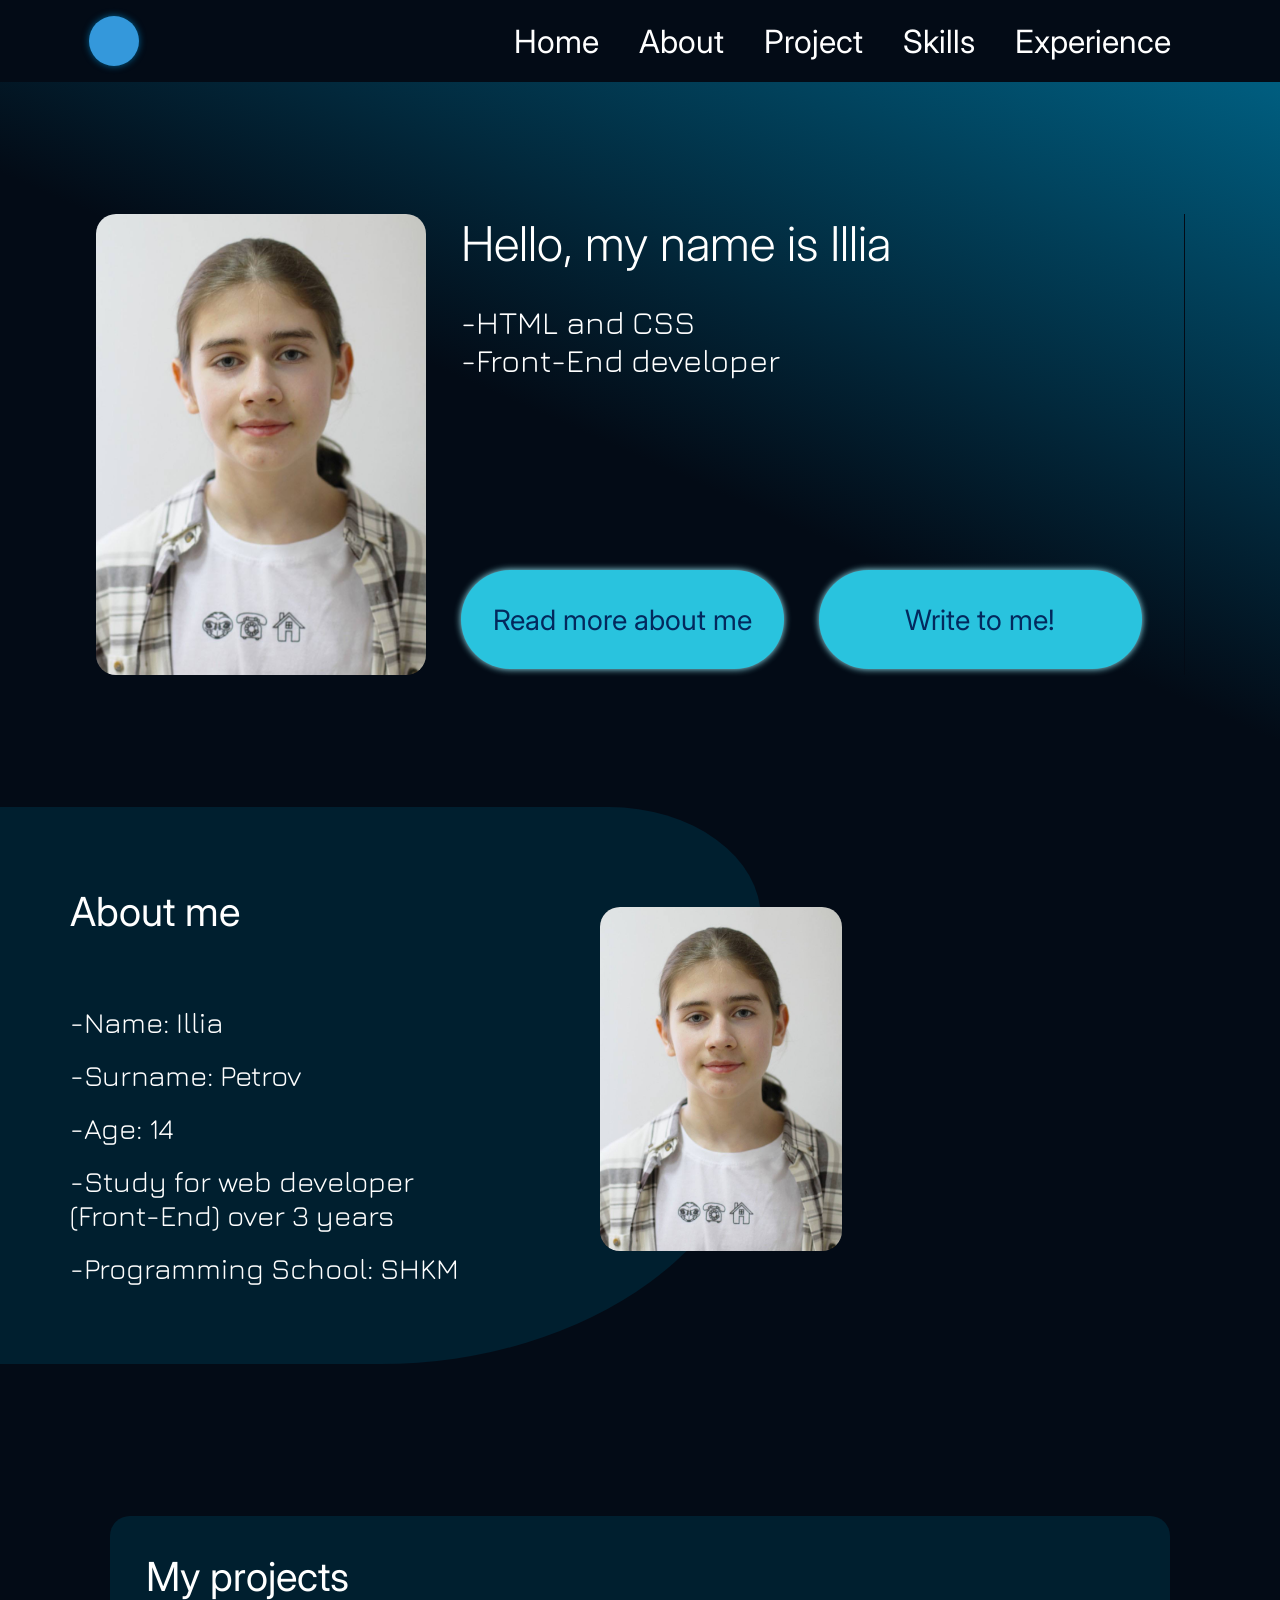
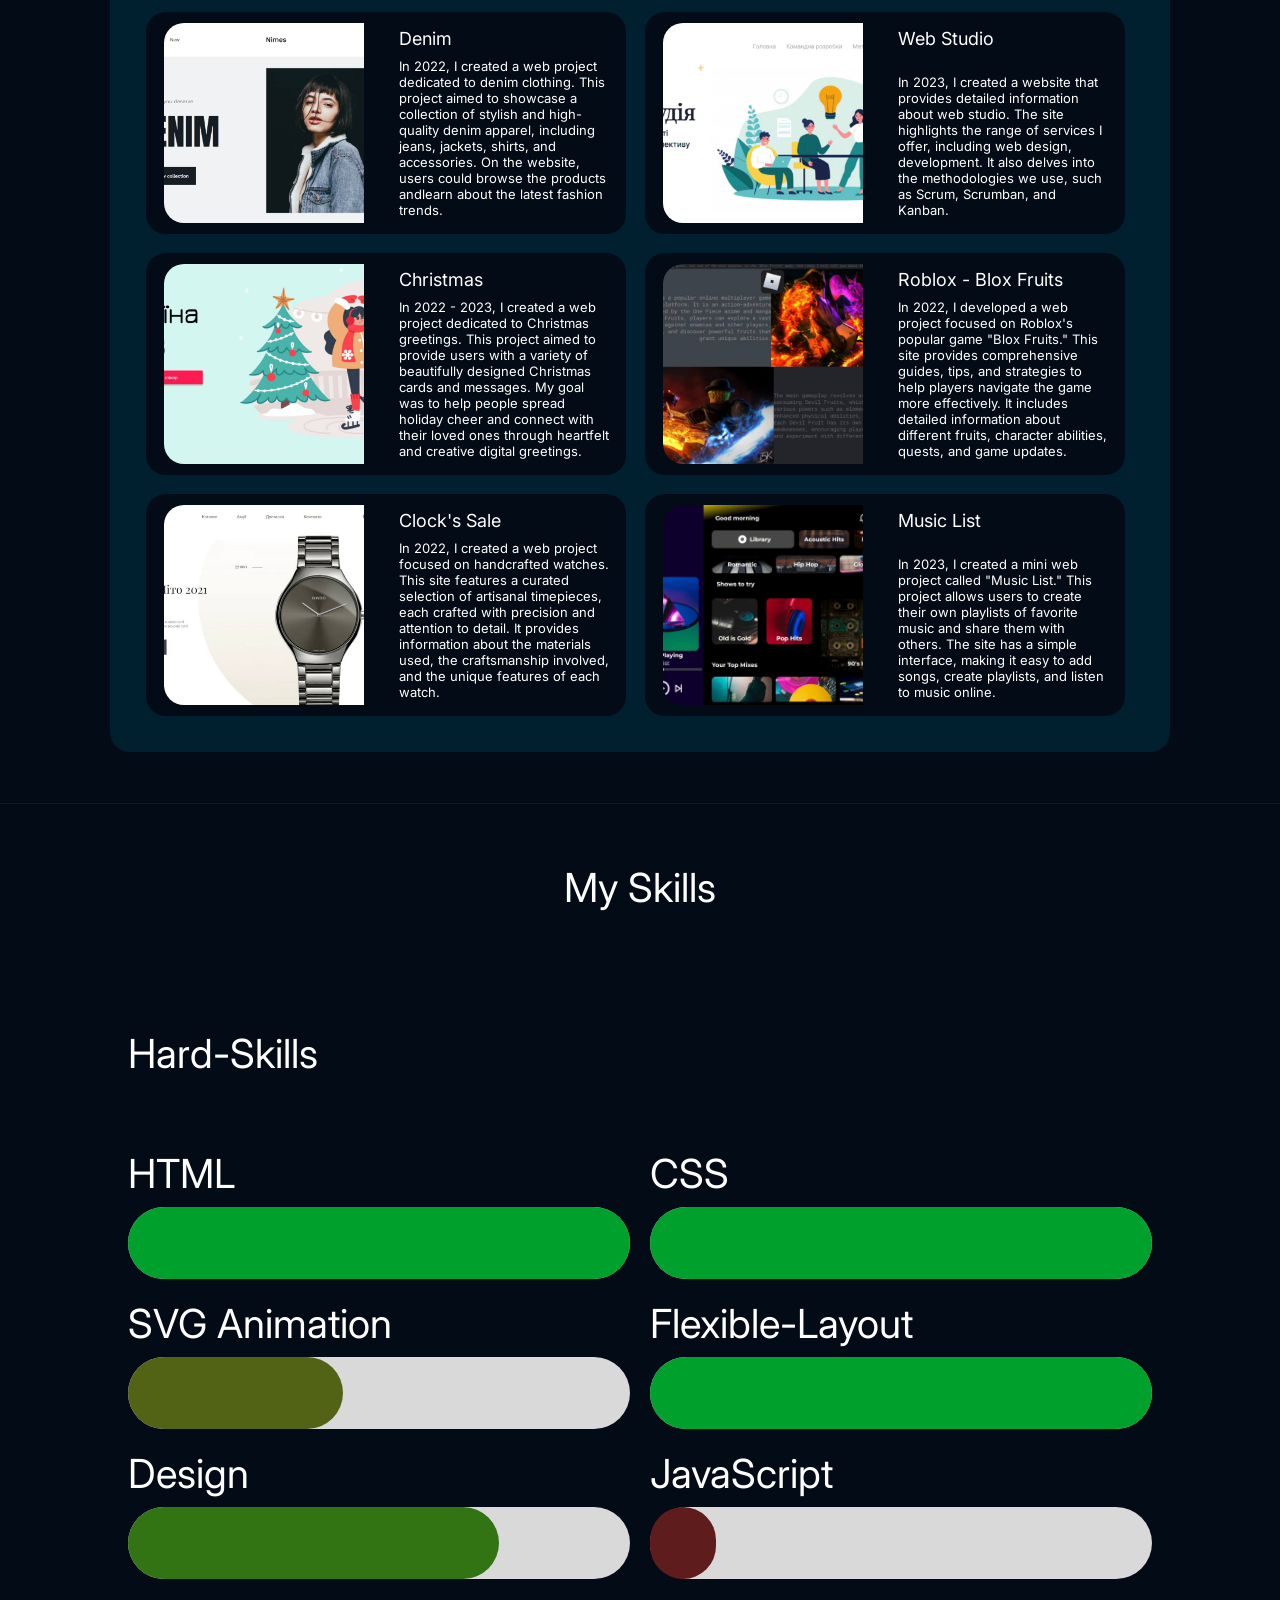
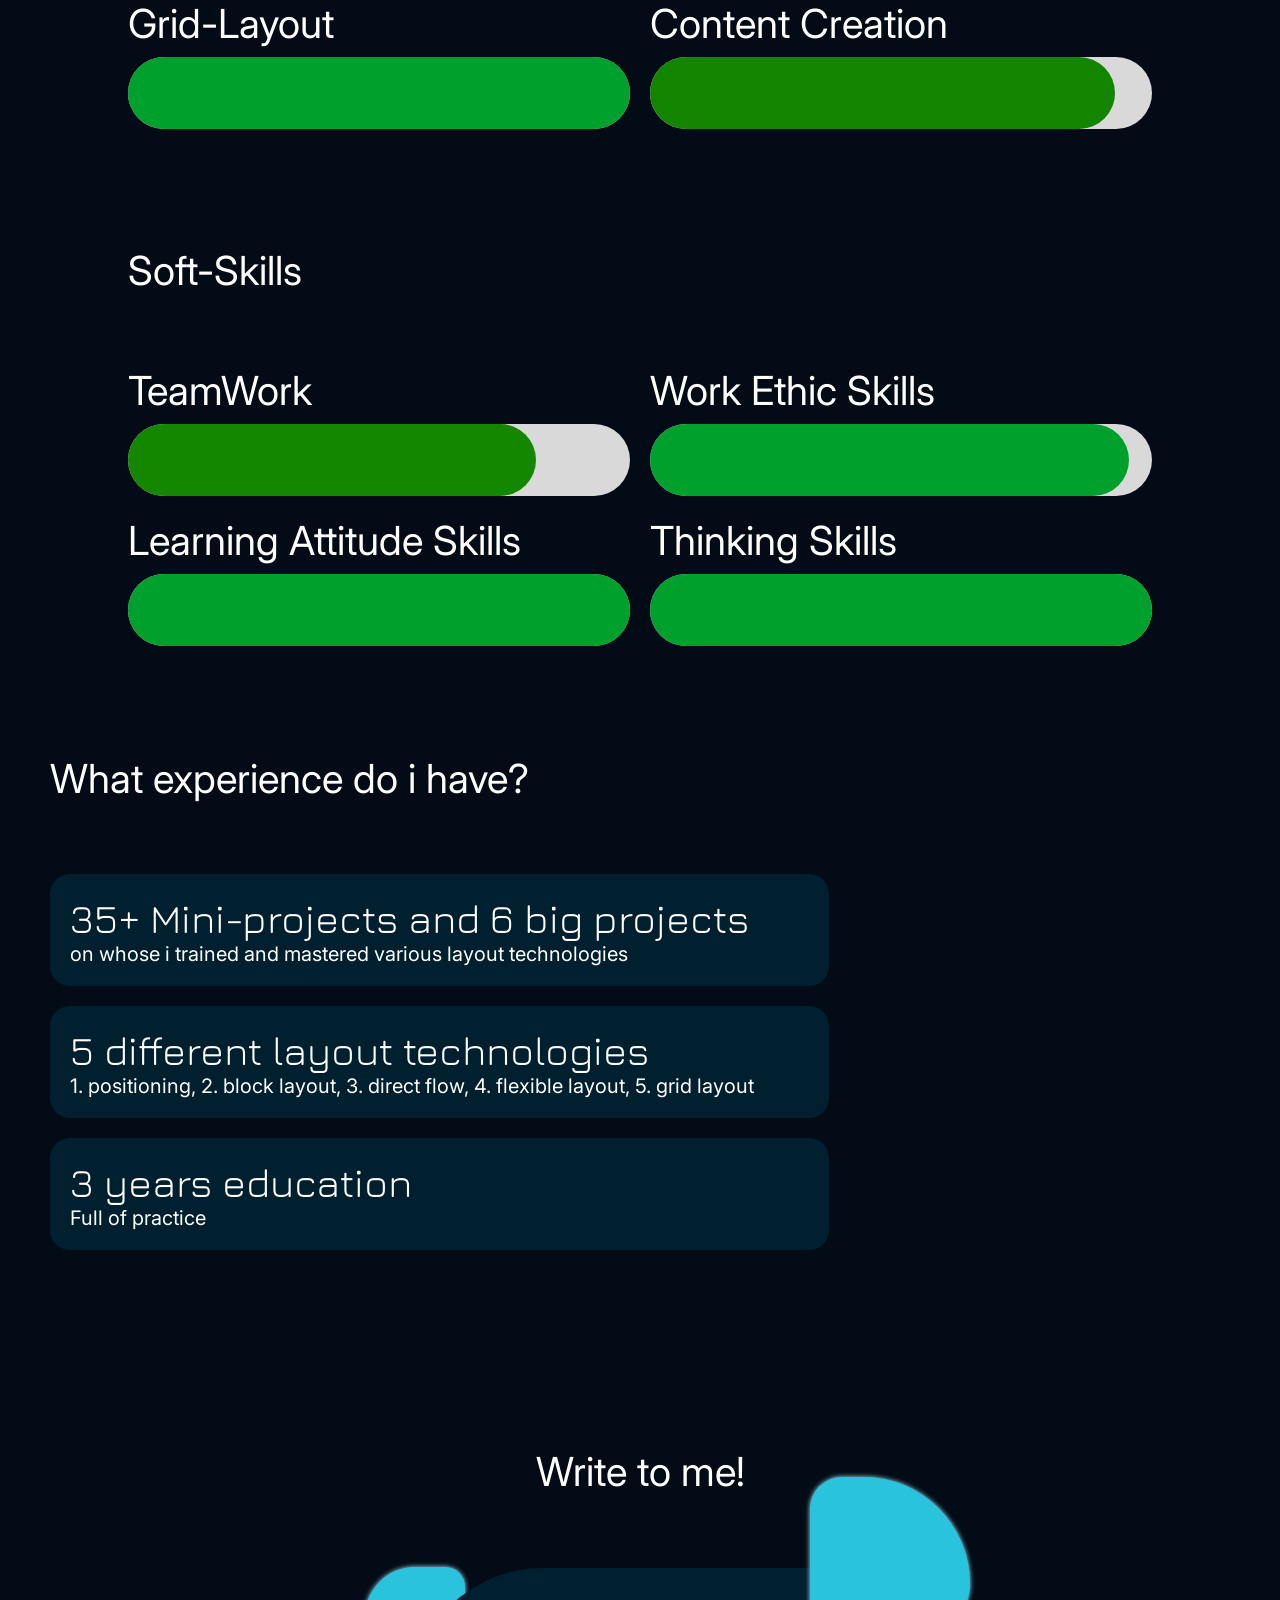
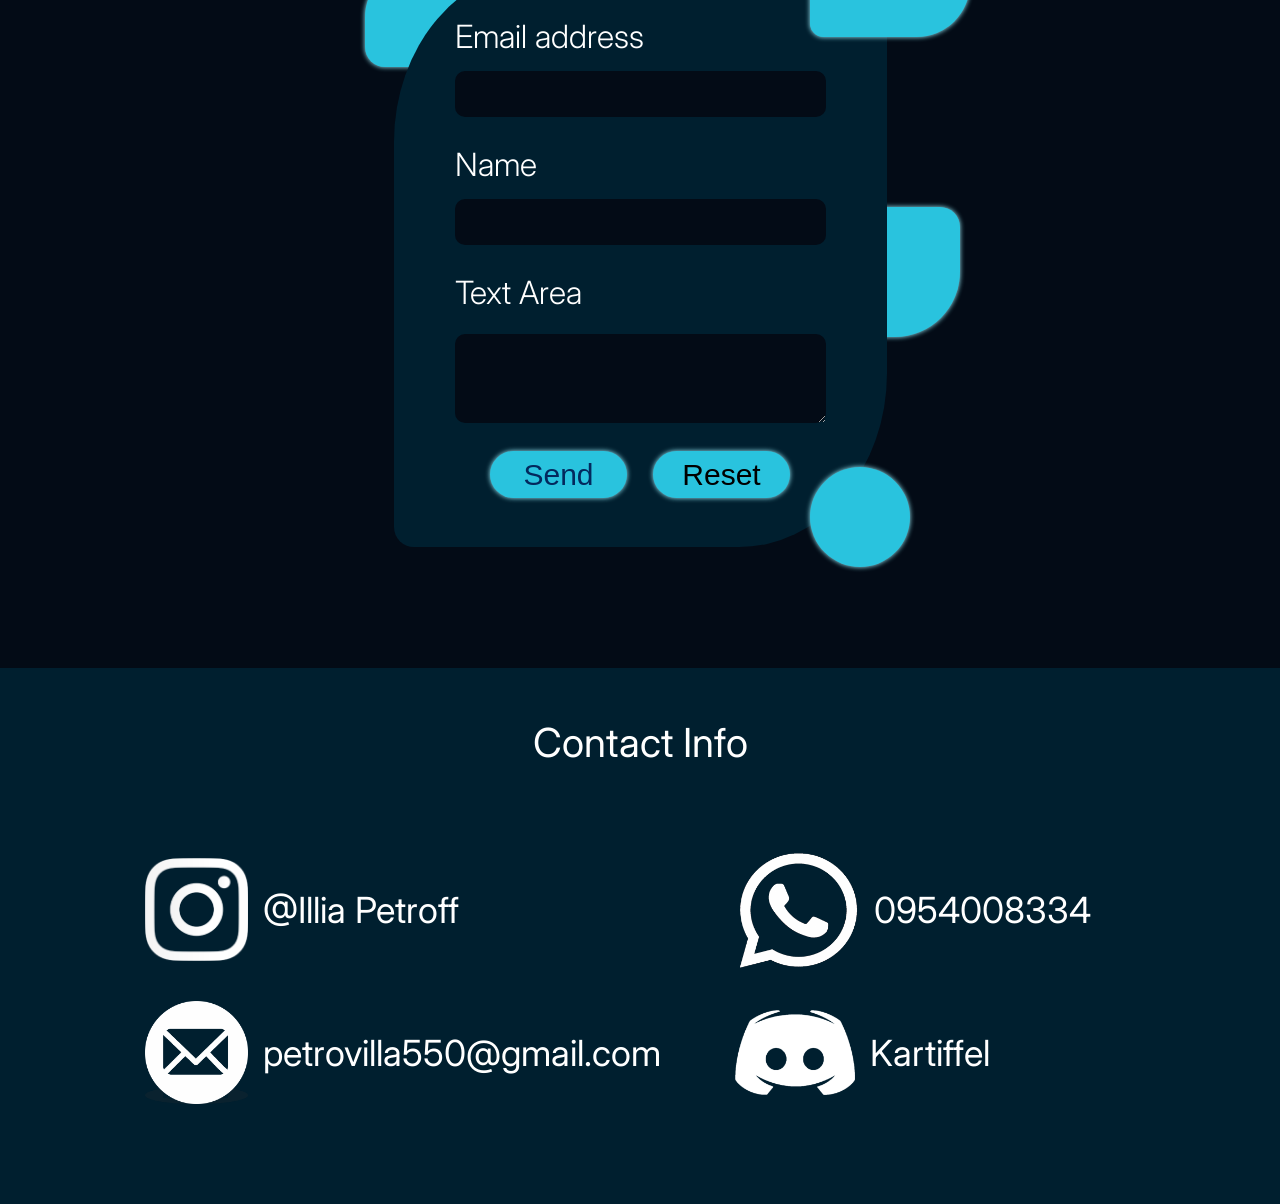
<file: index.html>
<!DOCTYPE html>
<html lang="en">
<head>
    <meta charset="UTF-8">
    <meta name="viewport" content="width=device-width, initial-scale=1.0">
    <link rel="stylesheet" href="css/desktop.css">
    <link rel="stylesheet" href="css/tablet.css">
    <link rel="stylesheet" href="css/mobile.css">
    <link rel="preconnect" href="https://fonts.googleapis.com">
    <link rel="preconnect" href="https://fonts.gstatic.com" crossorigin>
    <link href="https://fonts.googleapis.com/css2?family=Jura:wght@300..700&display=swap" rel="stylesheet">
    <link rel="preconnect" href="https://fonts.googleapis.com">
    <link rel="preconnect" href="https://fonts.gstatic.com" crossorigin>
    <link href="https://fonts.googleapis.com/css2?family=Inter:wght@100..900&family=Jura:wght@300..700&display=swap" rel="stylesheet">
    <title>Portfolio</title>
</head>
<body>
    <div class="container">
       <header class="header">
        <div class="pulser"></div>
        <!-- <img src="img/icon.png" alt="icon" class="icon"> -->
        <input id="input" type="checkbox" class="checkbox">
		<label for="input" class="label">
		    <span class="span"></span>
		</label>
        <ul class="list">
            <li class="item">
                <a href="#home" class="link">Home</a>
            </li>
            <li class="item">
                <a href="#about" class="link">About</a>
            </li>
            <li class="item">
                <a href="#project" class="link">Project</a>
            </li>
            <li class="item">
                <a href="#skill" class="link">Skills</a>
            </li>
            <li class="item">
                <a href="#experience" class="link">Experience</a>
            </li>
        </ul>
       </header>
       <main class="main">
        <section id="home" class="section1">
            <div class="secret-wrap">
            <img src="img/photo.jpg" alt="photo" class="photo" width="330px" height="461px">
            <div class="wrap2">
                <h1 class="title">Hello,<br class="br-title"> my name is Illia</h1>
                <p class="text">-HTML and CSS</p>
                <p class="text">-Front-End developer</p>
            </div>
            <li class="item2 button1">
                <a href="#about" class="link2">Read more about me</a>
            </li>
            <li class="item2 button2">
                <a href="#write" class="link2">Write to me!</a>
            </li>
            </div>
        </section>
        <section id="about" class="section2">
            <div class="photo-back">
            <img src="img/photo.jpg" tabindex="0" alt="photo" class="photo2" width="242px" height="344px">
            </div>
            <div class="wrap3">
               <h1 class="title2 sup">About me</h1>
               <p class="text2">-Name: Illia</p>
               <p class="text2">-Surname: Petrov</p>
               <p class="text2">-Age: 14</p>
               <p class="text2 study">-Study for web developer<br>
                                 (Front-End) over 3 years</p>
               <p class="text2">-Programming School: SHKM</p>
            </div>
        </section>
        <section id="project" class="section3">
            <div class="background-wrap">
                <h1 class="title2">My projects</h1>
                <div class="wrap4">
                    <div class="block">
                        <li class="item3">
                            <a href="https://illiapetroff.github.io/Denim/" class="link3">
                        <img src="img/denim.jpg" alt="image" class="image">
                            </a>
                        </li>
                        <div class="text-wrap">
                        <p class="subtitle">Denim</p>
                        <p class="text3">In 2022, I created a web project dedicated to denim clothing.
                             This project aimed to showcase a collection of stylish and high-quality
                             denim apparel, including jeans, jackets, shirts, and accessories.
                             On the website, users could browse the products andlearn about
                             the latest fashion trends.</p>
                        </div>
                    </div>
                    <div class="block">
                        <li class="item3">
                            <a href="https://illiapetroff.github.io/WebStudio/" class="link3">
                        <img src="img/webstudio.jpg" alt="image" class="image">
                            </a>
                        </li>
                        <div class="text-wrap">
                        <p class="subtitle">Web Studio</p>
                        <p class="text3">In 2023, I created a website that provides detailed
                             information about web studio. The site highlights the range of 
                             services I offer, including web design, development. It also delves
                             into the methodologies we use, such as Scrum, Scrumban, and Kanban.</p>
                        </div>
                    </div>
                    <div class="block">
                        <li class="item3">
                            <a href="https://illiapetroff.github.io/Christmas-Wish/" class="link3">
                        <img src="img/christmas.jpg" alt="image" class="image">
                            </a>
                        </li>
                        <div class="text-wrap">
                        <p class="subtitle">Christmas</p>
                        <p class="text3">In 2022 - 2023, I created a web project dedicated to Christmas
                             greetings. This project aimed to provide users with
                             a variety of beautifully designed Christmas cards and messages.
                             My goal was to help people spread holiday cheer and connect with
                             their loved ones through heartfelt and creative digital greetings.</p>
                        </div>
                    </div>
                    <div class="block">
                        <li class="item3">
                            <a href="https://illiapetroff.github.io/Roblox/" class="link3">
                        <img src="img/roblox.jpg" alt="image" class="image">
                            </a>
                        </li>
                        <div class="text-wrap">
                        <p class="subtitle">Roblox - Blox Fruits</p>
                        <p class="text3">In 2022, I developed a web project focused on Roblox's
                             popular game "Blox Fruits." This site provides comprehensive guides,
                             tips, and strategies to help players navigate the game more effectively.
                             It includes detailed information about different fruits, character
                             abilities, quests, and game updates.</p>
                        </div>
                    </div>
                    <div class="block">
                        <li class="item3">
                            <a href="https://illiapetroff.github.io/Clocks-Sale/" class="link3">
                        <img src="img/clock.jpg" alt="image" class="image">
                            </a>
                        </li>
                        <div class="text-wrap">
                        <p class="subtitle">Clock's Sale</p>
                        <p class="text3">In 2022, I created a web project focused on handcrafted
                             watches. This site features a curated selection of artisanal 
                             timepieces, each crafted with precision and attention to detail. It 
                             provides information about the materials used, the craftsmanship 
                             involved, and the unique features of each watch.</p>
                        </div>
                    </div>
                    <div class="block">
                        <li class="item3">
                            <a href="https://illiapetroff.github.io/Music-list/" class="link3">
                        <img src="img/music.jpg" alt="image" class="image">
                            </a>
                        </li>
                        <div class="text-wrap">
                        <p class="subtitle">Music List</p>
                        <p class="text3">In 2023, I created a mini web project called "Music List." 
                            This project allows users to create their own playlists of favorite music 
                            and share them with others. The site has a simple interface, making it 
                            easy to add songs, create playlists, and listen to music online.</p>
                        </div>
                    </div>
                </div>
            </div>
        </section>
        <section id="skill" class="section4">
            <h1 class="title2 cen">My Skills</h1>
            <div class="wrapper1">
                <p class="subtitle2">Hard-Skills</p>
                <div class="box">
                    <p class="text4">HTML</p>
                    <div class="line"><div class="inline"></div></div>
                </div>
                <div class="box">
                    <p class="text4">CSS</p>
                    <div class="line"><div class="inline"></div></div>
                </div>
                <div class="box">
                    <p class="text4">SVG Animation</p>
                    <div class="line"><div class="inline  svg"></div></div>
                </div>
                <div class="box">
                    <p class="text4">Flexible-Layout</p>
                    <div class="line"><div class="inline"></div></div>
                </div>
                <div class="box">
                    <p class="text4">Design</p>
                    <div class="line"><div class="inline design"></div></div>
                </div>
                <div class="box">
                    <p class="text4">JavaScript</p>
                    <div class="line"><div class="inline java"></div></div>
                </div>
                <div class="box">
                    <p class="text4">Grid-Layout</p>
                    <div class="line"><div class="inline"></div></div>
                </div>
                <div class="box">
                    <p class="text4">Content Creation</p>
                    <div class="line"><div class="inline content"></div></div>
                </div>
            </div>
            <div class="wrapper2">
                <p class="subtitle2">Soft-Skills</p>
                <div class="box">
                    <p class="text4">TeamWork</p>
                    <div class="line"><div class="inline team"></div></div>
                </div>
                <div class="box">
                    <p class="text4">Work Ethic Skills</p>
                    <div class="line"><div class="inline work"></div></div>
                </div>
                <div class="box">
                    <p class="text4 min">Learning Attitude Skills</p>
                    <div class="line"><div class="inline"></div></div>
                </div>
                <div class="box">
                    <p class="text4">Thinking Skills</p>
                    <div class="line"><div class="inline"></div></div>
                </div>
            </div>   
        </section>
        <section id="experience" class="section5">
            <h1 class="title2 tit2">What experience do i have?</h1>
            <div class="box2">
                <p class="subtitle3">35+ Mini-projects and 6 big projects</p>
                <p class="mini-text">on whose i trained and mastered various layout technologies</p>
            </div>
            <div class="box2">
                <p class="subtitle3">5 different layout technologies</p>
                <p class="mini-text">1. positioning,<br class="br-text"> 2. block layout,<br class="br-text"> 3. direct flow,<br class="br-text"> 4. flexible layout,<br class="br-text"> 5. grid layout</p>
            </div>
            <div class="box2">
                <p class="subtitle3">3 years education</p>
                <p class="mini-text">Full of practice</p>
            </div>
        </section>
        <section id="write" class="section6">
            <div class="form-wrap">
                <div class="square1 one"></div>
                <div class="square2 one"></div>
                <div class="square3 one"></div>
                <div class="square4 one"></div>
                <h1 class="title2 marg">Write to me!</h1>
                <script src="https://cdn.emailjs.com/dist/email.min.js"></script>
                <form id="myForm" action="" class="form">
                    <div class="label-wrap">
                        <label for="email">Email address</label>
                        <input type="email" name="email" id="email" class="input1" required />   
                    </div>
                    <div class="label-wrap">
                        <label for="name">Name</label>
                        <input type="text" name="name" id="name" class="input1" required />   
                    </div>
                    <div class="label-wrap2">
                        <label for="text">Text Area</label>
                        <textarea type="text" name="text" id="text" class="input2"></textarea>   
                    </div>
                    <div class="in-wrap">
                    <div class="input-wrap">
                        <!-- <input href="mailto:petrovilla550@gmail.com" type="submit" class="input3" value="Sent"/> -->
                         <button type="button" class="input3">
                            <a href="mailto:petrovilla550@gmail.com" class="inputlink">Send</a>
                         </button>
                    </div>
                    <div class="input-wrap">
                        <input type="reset" class="input3" value="Reset"/>
                    </div>
                    </div>
                </form>
            </div>
        </section>    
       </main>
       <footer class="footer">
        <h1 class="title2 grid">Contact Info</h1>
        <div class="block2">
            <img src="img/instagram.png" alt="" class="icon2 tab" width="103px" height="103px">
            <p class="text-info">@Illia Petroff</p>
        </div>
        <div class="block2">
            <img src="img/whatsapp.png" alt="" class="icon2 tab" width="124px" height="122px">
            <p class="text-info">0954008334</p>
        </div>
        <div class="block2">
            <img src="img/email.png" alt="" class="icon2 tab" width="103px" height="103px">
            <p class="text-info">petrovilla550<br class="petr">@gmail.com</p>
        </div>
        <div class="block2">
            <img src="img/discord.png" alt="" class="icon2 tab2" width="120px" height="85px">
            <p class="text-info">Kartiffel</p>
        </div>
       </footer>
    </div>
</body>
</html>
</file>
<file: css/desktop.css>
*{
    margin: 0;
    padding: 0;
    box-sizing: border-box;
}
.container{
    width: 1280px;
    margin: 0 auto;
}
.header{
    width: 1280px;
    height: 82px;
    background: #030b16;
    display: flex;
    justify-content: space-around;
    align-items: center; 
}
/* АНІМАЦІЯ */
 .pulser {
    width: 50px;
    height: 50px;
    background-color: #3498db;
    border-radius: 50%;
    animation: pulse 2s infinite;
    box-shadow: 0px 0px 7px 0px #006293;
}

@keyframes pulse {
    0%, 100% {
        transform: scale(1);
        border: 5px solid #006293;
    }
    50% {
        transform: scale(0.5);
        border: 20px solid #006293;
    }
}
/* ЗАКІНЧЕННЯ АНІМАЦІЇ */
.list{
    display: flex;
    justify-content: space-between;
    list-style: none;
}
.item{
    padding: 20px;
    height: 82px;
    display: flex;
    align-items: center;
}
.item:hover{
    background: rgba(0,94,128,1);
    background: linear-gradient(0deg, rgba(0,94,128,1) 0%, rgba(3,11,22,1) 59%);
} 
.link{
    text-decoration: none;
    color: white;
    font-size: 32px;
    font-family: 'inter';
}
.section1{
    width: 1280px;
    height: 725px;
    display: flex;
    justify-content: center;
    align-items: center;
    background: rgb(3,11,22);
    background: linear-gradient(24deg, rgba(3,11,22,1) 49%, rgba(0,94,128,1) 100%);
}
.secret-wrap{
    width: 1089px;
    height: 461px;
    display: grid;
    grid-template-columns: 330px 323px 323px;
    grid-template-rows: 321px 99px;
    grid-gap: 35px;
    border-right: 1px solid #030b16;
    grid-template-areas: "photo text text"
                         "photo button buttontwo";
}
.checkbox{
    display: none;
}
br{
    display: none;
}
.photo{
    border-radius: 20px;
    grid-area: photo;
    object-fit: cover;
}
.wrap2{
    grid-area: text;
}
.button1{
    grid-area: button;
}
.button2{
    grid-area: buttontwo;
}
.title{
    font-size: 48px;
    color: #FFFFFF;
    font-family: 'inter';
    margin-bottom: 30px;
    font-weight: 300;
}
.text{
    font-family: 'jura';
    color: #FFFFFF;
    font-size: 32px;
}
.link2{
    text-decoration: none;
    font-family: 'inter';
    color: #03295d;
}
.item2{
    background: #29c3de;
    display: flex;
    justify-content: center;
    align-items: center;
    font-size: 28px;
    border-radius: 50px;
    transition: 1s;
    box-shadow: 0px 0px 7px 0px #9cf1ff;
}
.item2:hover{
    background: #9cf1ff;
    color: #301938;
}
.section2{
    width: 1280px;
    height: 657px;
    background: #030b16;
}
.wrap3{
    width: 761px;
    height: 557px;
    display: flex;
    flex-direction: column;
    justify-content: space-around;
    padding: 70px;
    background:  #001f2f;
    border-bottom-right-radius: 50%;
    border-top-right-radius: 20%;
}
.study{
    width: 400px;
}
.title2{
    font-size: 40px;
    color: #FFFFFF;
    font-family: 'inter';
    font-weight: 400;
}
.sup{
    margin-bottom: 50px;
}
.text2{
    font-size: 29px;
    color: #FFFFFF;
    font-family: 'jura';
}
.photo2{
    border-radius: 20px;
    object-fit: cover;
    transition: 1s;
}
.photo2:hover{
    opacity: 50%;
}
.photo2:focus{
    transform: scale(1.3);
    opacity: 100%;
}
.photo-back{
    background: #030b16;
    border-radius: 20px;
    position: absolute;
    margin: 100px 600px;
    width: 242px;
    height: 344px;
}
.section3{
    width: 1280px;
    height: 940px;
    display: flex;
    justify-content: center;
    align-items: center;
    background: #030b16;
    border-bottom: 1px solid #001f2f;
}
.item3{
    transition: 1s;
    list-style: none;
    height: 200px;
}
.item3:hover{
    opacity: 50%;
}
.background-wrap{
    background: #001f2f;
    width: 1060px;
    height: 836px;
    border-radius: 20px;
    padding: 36px;
    display: flex;
    flex-direction: column;
    justify-content: space-between;
}
.wrap4{
    display: grid;
    grid-template-columns: 480px 480px;
    grid-template-rows: 222px 222px 222px;
    grid-gap: 19px;
}
.block{
    display: flex;
    justify-content: space-around;
    align-items: center;
    background: #030b16;
    border-radius: 20px;
}
.subtitle{
    font-size: 18px;
    color: #FFFFFF;
    font-family: 'inter';
}
.image{
    object-fit: cover;
    width: 200px;
    height: 200px;
    border-top-left-radius: 20px;
    border-bottom-left-radius: 20px;
}
.text3{
    font-size: 13px;
    color: #FFFFFF;
    font-family: 'inter';
    width: 210px;
}
.text-wrap{
    display: flex;
    flex-direction: column;
    justify-content: space-between;
    height: 190px;
}
.section4{
    width: 1280px;
    height: 1500px;
    display: flex;
    justify-content: space-around;
    flex-direction: column;
    align-items: center;
    background: #030b16;
}
.subtitle2, .text4{
    font-size: 40px;
    color: #FFFFFF;
    font-family: 'inter';
}
.box{
    display: flex;
    flex-direction: column;
    justify-content: space-between;
}
.line{
    width: 502px;
    height: 72px;
    border-radius: 100px;
    background: #D9D9D9;
}
.wrapper1{
    display: grid;
    grid-template-columns: 502px 502px;
    grid-template-rows: 100px repeat(4, 130px);
    grid-gap: 20px;
}
.subtitle2{
    grid-column: 1 / 3;
    grid-row: 1 / 2;
}
.wrapper2{
    display: grid;
    grid-template-columns: 502px 502px;
    grid-template-rows: 100px repeat(2, 130px);
    grid-gap: 20px;
}
.inline{
    width: 502px;
    height: 72px;
    background: #00A02D;
    border-radius: 100px;
}
.svg{
    width: 215px;
    background: #536315;
}
.design{
    width: 371px;
    background: #327314;
}
.java{
    width: 66px;
    background: #5F1C1C;
}
.content{
    width: 465px;
    background: #138500;
}
.team{
    width: 408px;
    background: #138700;
}
.work{
    width: 479px;
}
.section5{
    width: 1280px;
    height: 622px;
    display: grid;
    grid-template-columns: 779px;
    grid-template-rows: 100px repeat(3, 112px);
    grid-gap: 20px;
    background: #030b16;
    padding: 50px;
}
.box2{
    border-radius: 20px;
    background: #001f2f;
    padding: 20px;
    display: flex;
    flex-direction: column;
    justify-content: space-between;
}
.subtitle3{
    font-size: 40px;
    font-family: 'jura';
    color: #FFFFFF;
}
.mini-text{
    font-size: 20px;
    color: #FFFFFF;
    font-family: 'inter';
}
.section6{
    width: 1280px;
    height: 942px;
    display: flex;
    justify-content: center;
    align-items: center;
    background: #030b16;
}
.square1, .square2, .square3, .square4{
    position: absolute;
    border-radius: 20px;
    background: #29c3de;
    box-shadow: 0px 0px 5px 0px #9cf1ff;
}
.form{
    width: 493px;
    height: 579px;
    background: #001f2f;
    border-radius: 30px;
    color: #FFFFFF;
    font-family: 'inter';
    font-weight: 300;
    display: flex;
    flex-direction: column;
    align-items: center;
    justify-content: space-around;
    padding: 35px;
    z-index: 1;
    border-bottom-left-radius: 20px;
    border-top-left-radius: 30%;
    border-top-right-radius: 20px;
    border-bottom-right-radius: 30%;
}
.label-wrap{
    height: 100px;
    display: flex;
    flex-direction: column;
    justify-content: space-between;
}
.input1{
    width: 371px;
    height: 46px;
    border-radius: 10px;
    background: #030b16;
    border: none;
    color: #FFFFFF;
    font-size: 20px;
    padding: 10px;
}
.label-wrap2{
    height: 150px;
    display: flex;
    flex-direction: column;
    justify-content: space-between;
}
.input2{
    width: 371px;
    height: 89px;
    border-radius: 10px;
    background: #030b16;
    border: none;
    color: #FFFFFF;
    font-size: 20px;
    padding: 10px;
}
.input3{
    width: 137px;
    height: 47px;
    background: #29c3de;
    box-shadow: 0px 0px 5px 0px #9cf1ff;
    border-radius: 50px;
    border: none;
    font-size: 30px;
    transition: 1s;
}
.input3:hover{
    background: #9cf1ff;
    color: #301938;
}
.in-wrap{
    width: 300px;
    display: flex;
    justify-content: space-between;
}
.form-wrap{
    height: 700px;
    display: flex;
    flex-direction: column;
    align-items: center;
    justify-content: space-between;
}
.square1{
    width: 100px;
    height: 100px;
    margin-right: 450px;
    margin-top: 120px;
    border-top-left-radius: 50%;
}
.square2{
    width: 100px;
    height: 100px;
    margin-left: 440px;
    margin-top: 620px;
    z-index: 2;
    border-radius: 100px;
}
.square3{
    width: 130px;
    height: 130px;
    margin-left: 510px;
    margin-top: 360px;
    border-bottom-right-radius: 50%;
}
.square4{
    width: 160px;
    height: 160px;
    margin-left: 500px;
    margin-top: 30px;
    z-index: 2;
    border-top-right-radius: 100%;
    border-bottom-right-radius: 50%;
    border-top-left-radius: 30%;
}
.one{
    transition: 1s;
}
.one:hover{
    transform: scale(1.2);
    background: #9cf1ff;
}
.footer{
    width: 1280px;
    height: 536px;
    display: grid;
    grid-template-columns: 550px 400px;
    grid-template-rows: 100px repeat(2, 103px);
    grid-gap: 40px;
    background: #001f2f;
    padding: 50px;
    justify-content: center;
}
.block2{
    display: flex;
    align-items: center;
    gap: 15px;
}
.text-info{
    font-size: 36px;
    font-family: 'inter';
    color: #FFFFFF;
}
.grid{
    grid-column: 1 / 3;
    grid-row: 1 / 2;
    text-align: center;
}
label{
    font-size: 32px;
}
.petr{
    display: none;
}
.inputlink{
    text-decoration: none;
    color: #03295d;
}
</file>
<file: css/tablet.css>
*{
    margin: 0;
    padding: 0;
    box-sizing: border-box;
}
@media screen and (min-width: 832px) and (max-width: 1279px) {
    .container{
        width: 832px;
    }
    .header{
        width: 832px;
    }
    .item{
        padding: 15px;
    }
    link{
        font-size: 24px;
    }
    .section1{
        width: 832px;
    }
    .secret-wrap{
        width: 740px;
        display: grid;
        grid-template-columns: 330px 343px;
        grid-template-rows: 192px 99px 99px;
        grid-template-areas: "photo text"
                             "photo button"
                             "photo buttontwo";
    }
    .title{
        margin-bottom: 7px;
    }
    .br-title{
        display: block;
    }
    .section2{
        width: 832px;
    }
    .wrap3{
        width: 613px;
    }
    .photo-back{
        margin: 100px 500px;
    }
    .photo2:focus{
        transform: scale(1.1);
        opacity: 100%;
    }
    .section3{
        width: 832px;
        height: 1880px;
    }
    .background-wrap{
        width: 611px;
        height: 1712px;
        padding: 70px;
    }
    .wrap4{
        grid-template-columns: 480px;
        grid-template-rows: repeat(6, 222px);
    }
    .section4{
        width: 832px;
        height: 2368px;
    }
    .wrapper1{
        grid-template-columns: 502px;
        grid-template-rows: 100px repeat(8, 130px);
    }
    .wrapper2{
        grid-template-columns: 502px;
        grid-template-rows: 100px repeat(4, 130px);
    }
    .subtitle2{
        grid-column: 1 / 2;
    }
    .section5{
        width: 832px;
        padding: 25px;
    }
    .section6{
        width: 832px;
    }
    .footer{
        width: 832px;
        grid-template-columns: 450px 300px;
    }
    .text-info{
        font-size: 30px;
    }
    .tab{
        width: 83px;
        height: 83px;
    }
    .tab2{
        width: 90px;
        height: 63px;
    }
}
</file>
<file: css/mobile.css>
*{
    margin: 0;
    padding: 0;
    box-sizing: border-box;
}
@media screen and (min-width: 360px) and (max-width: 830px) {
    .container{
        width: 100%;
    }
    /* БУРНЕР МЕНЮ: ПОЧАТОК */
    .header{
       width: 100%; 
       position: relative;
       justify-content: flex-start;
    }
    .pulser{
        position: absolute;
        margin: 20px;
    }
    .icon{
        position: absolute;
        margin: 20px;
    }
    .span {
        margin-left: 85%;
        width: 30px;
        height: 5px;
        background-color: white;
        border-radius: 20%;
        position: absolute;
        top: 26px;
    }
    .span::after {
        content: '';
        width: 30px;
        height: 5px;
        background-color: white;
        border-radius: 20%;
        position: absolute;
        top: 11px;
    }
    .span::before {
        content: '';
        width: 30px;
        height: 5px;
        background-color:  white;
        border-radius: 20%;
        position: absolute;
        top: 22px;
    }
    .list{
          flex-direction: column;
          background: #030b16;
          margin-top: 596px;
          width: 100%;
    }
    .item{
          width: 100%;
          margin-top: 10px;
          margin-bottom: 10px;
    }
    .checkbox:checked~.list>.item {
        display: block;
    }
    .checkbox:checked~.label>.span {
        background-color: transparent;
    }
    .checkbox:checked~.label>.span::after {
        transform: rotate(-45deg);
        top: 11px;
        border-radius: 0%;
    } 
    .checkbox:checked~.label>.span::before {
        transform: rotate(45deg);
        top: 11px;
        border-radius: 0%;
    }
    .item {
        display: none;
    }
    .item {
        text-align: center;
    }
    .checkbox {
        display: none;
    }
    /* БУРГЕР МЕНЮ: КІНЕЦЬ */
    .section1{
       width: 100%;
       height: 962px;
    }
    .secret-wrap{
        width: 330px;
        height: 900px;
        grid-template-columns: 323px;
        grid-template-rows: 431px 192px 99px 99px;
        grid-template-areas: "photo"
                             "text"
                             "button"
                             "buttontwo";
        grid-gap: 20px;
    }
    .title{
        margin-bottom: 20px;
        font-size: 36px;
    }
    .text{
        font-size: 24px;
    }
    .wrap2{
        margin-top: 20px;
    }
    .section2{
        width: 100%;
        height: 557px;
        display: flex;
        flex-direction: column;
        align-items: center;
    }
    .wrap3{
        width: 360px;
        height: 420px;
        padding: 40px;
        padding-top: 10px;
        justify-content: flex-start;
        gap: 5px;
    }
    .text2{
        font-size: 20px;
    }
    .study{
        width: 300px;
    }
    .photo2{
        width: 242px;
        height: 255px;
    }
    .photo2:focus{
        transform: scale(1.1);
        opacity: 100%;
    }
    .photo-back{
        width: 242px;
        height: 255px;
        margin: 260px 1px;
    }
    .sup{
        margin-bottom: 10px;
    }
    .section3{
        width: 100%;
        height: 1880px;
    }
    .background-wrap{
        width: 320px;
        height: 1712px;
        padding-top: 50px;
        padding-bottom: 40px;
        align-items: center;
    }
    .image{
        width: 181px;
        height: 92px;
        border-bottom-left-radius: 0;
        border-top-right-radius: 20px;
    }
    .wrap4{
        grid-template-columns: 246px;
        grid-template-rows: repeat(6, 222px);
        grid-gap: 40px;
    }
    .block{
        flex-direction: column;
        padding: 10px;
    }
    .text3{
        width: 220px;
        font-size: 8.5px;
        text-align: center;
    }
    .text-wrap{
        height: 100px;
        gap: 10px;
        display: flex;
        flex-direction: column;
        align-items: center;
    }
    .section4{
        width: 100%;
        height: 2368px;
        align-items: flex-end;
    }
    .wrapper1{
        grid-template-columns: 330px;
        grid-template-rows: 100px repeat(8, 130px);
    }
    .wrapper2{
        grid-template-columns: 330px;
        grid-template-rows: 100px repeat(4, 130px);
    }
    .subtitle2{
        grid-column: 1 / 2;
    }
    .cen{
        align-self: center;
    }
    .line{
        width: 284px;
    }
    .inline{
        width: 284px;
    }
    .text4{
        font-size: 36px;
    }
    .min{
        font-size: 30px;
    }
    .svg{
        width: 130px;
    }
    .design{
        width: 199px;
    }
    .java{
        width: 66px;
    }
    .content{
        width: 260px;
    }
    .team{
        width: 240px;
    }
    .work{
        width: 270px;
    }
    .section5{
        width: 100%;
        height: 750px;
        grid-template-columns: 316px;
        grid-template-rows: 100px 204px 224px 110px;
        padding: 20px;
    }
    .subtitle3{
        font-size: 34px;
    }
    .box2{
        padding: 10px;
    }
    .br-text{
        display: block;
    }
    .tit2{
        font-size: 39px;
    }
    .section6{
        width: 100%;
    }
    .form{
        width: 312px;
    }
    .input1, .input2{
        width: 200px;
    }
    .in-wrap{
        width: 200px;
        flex-direction: column;
        gap: 10px;
    }
    .square1{
        width: 89px;
        height: 97px;
        margin-top: 90px;
        margin-right: 270px;
    }
    .square2{
        width: 95px;
        height: 100px;
        margin-left: 265px;
        margin-top: 625px;
    }
    .square3{
        width: 125px;
        height: 130px;
        margin-left: 230px;
        margin-top: 300px;
    }
    .square4{
        width: 125px;
        height: 116px;
        margin-left: 230px;
        margin-top: 45px;
    }
    .marg{
        margin-top: -40px;
    }
    .footer{
        width: 100%;
        height: 652px;
        display: grid;
        grid-template-columns: 330px;
        grid-template-rows: 60px repeat(4, 88px);
    }
    .grid{
        grid-column: 1 / 2;
    }
    .text-info{
        font-size: 30px;
    }
    .petr{
        display: block;
    }
}
</file>
